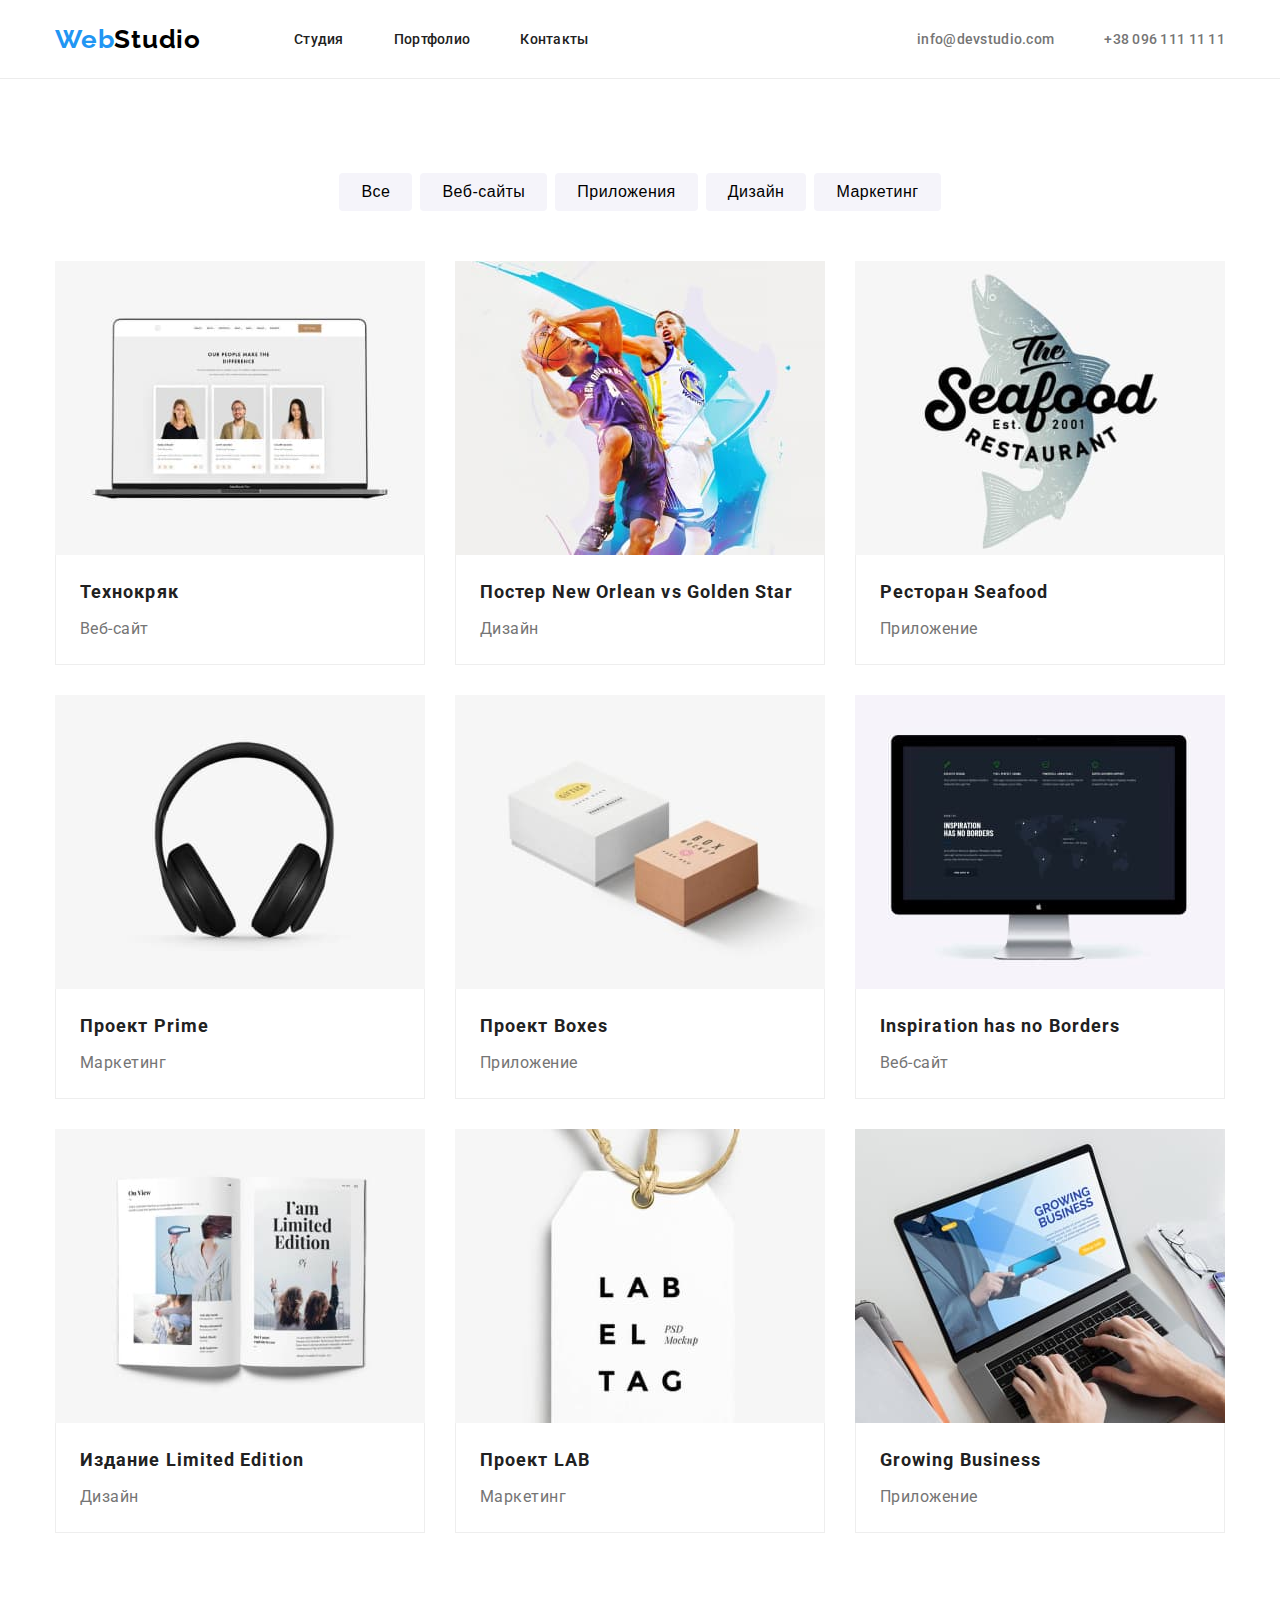
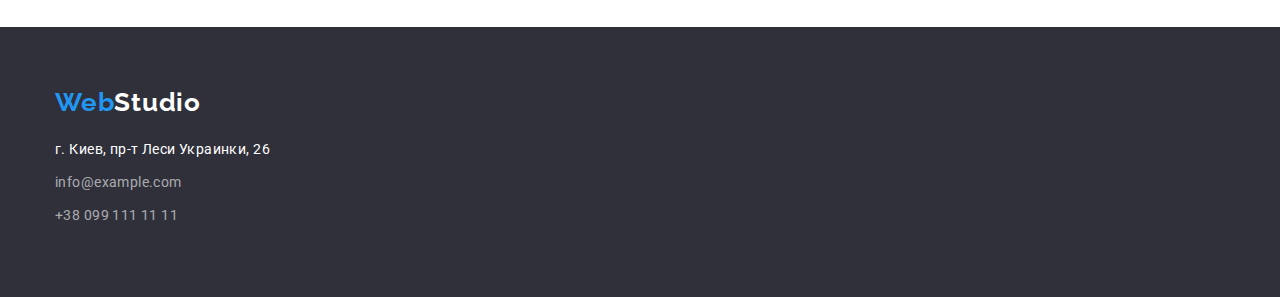
<file: portfolio.html>
<!DOCTYPE html>
<html lang="ru">

<head>
    <meta charset="UTF-8">
    <meta http-equiv="X-UA-Compatible" content="IE=edge">
    <meta name="viewport" content="width=device-width, initial-scale=1.0">
    <title>Our Portfolio</title>
    <link rel="preconnect" href="https://fonts.googleapis.com">
    <link rel="preconnect" href="https://fonts.gstatic.com" crossorigin>
    <link href="https://fonts.googleapis.com/css2?family=Raleway:wght@700&family=Roboto:wght@400;500;700;900&display=swap"
        rel="stylesheet">
    <link rel="stylesheet" href="css/styles.css">
</head>
<body>
    <header class="header">
        <div class="container">
            <nav class="navigation">
                <a href="index.html" lang="en" class="logo">Web<span class="logo-special">Studio</span></a>
                <ul class="links">
                    <li class="links-item"><a href="index.html" class="nav-link">Студия</a></li>
                    <li class="links-item"><a href="portfolio.html" class="nav-link">Портфолио</a></li>
                    <li class="links-item"><a href="#" class="nav-link">Контакты</a></li>
                </ul>
            </nav>
            <ul class="contacts">
                <li class="contacts-item"><a href="mailto:info@devstudio.com" class="contacts-link">info@devstudio.com</a>
                </li>
                <li class="contacts-item"><a href="tel:+380961111111" class="contacts-link">+38 096 111 11 11</a></li>
            </ul>
        </div>
    </header>
    <main>
        <section class="section">
            <h2 class="hidden">Портфолио</h2>
            <div class="container">
                <ul class="filter">
                    <li><button type="button" class="filter-item">Все</button></li>
                    <li><button type="button" class="filter-item">Веб-сайты</button></li>
                    <li><button type="button" class="filter-item">Приложения</button></li>
                    <li><button type="button" class="filter-item">Дизайн</button></li>
                    <li><button type="button" class="filter-item">Маркетинг</button></li>
                </ul>    
            </div>
            <div class="container">
                <ul class="projects">
                    <li class="projects-list">
                        <a href="#" class="project-card">
                            <img src="./img-portfilio/img1.jpg" alt="Превью работы" width="370" class="project-photo">
                            <div class="project-subscribe">
                                <h3 class="project-name">Технокряк</h3>
                                <p class="project-type">Веб-сайт</p>
                                <p class="project-descript">Lorem ipsum dolor sit amet.</p>    
                            </div>
                        </a>
                    </li>
                    <li class="projects-list">
                        <a href="#" class="project-card">
                            <img src="./img-portfilio/img2.jpg" alt="Превью работы" width="370" class="project-photo">
                            <div class="project-subscribe">
                                <h3 class="project-name">Постер New Orlean vs Golden Star</h3>
                                <p class="project-type">Дизайн</p>
                                <p class="project-descript">Lorem ipsum dolor sit amet.</p>
                            </div>
                        </a>
                    </li>
                    <li class="projects-list">
                        <a href="#" class="project-card">
                            <img src="./img-portfilio/img3.jpg" alt="Превью работы" width="370" class="project-photo">
                            <div class="project-subscribe">
                                <h3 class="project-name">Ресторан Seafood</h3>
                                <p class="project-type">Приложение</p>
                                <p class="project-descript">Lorem ipsum dolor sit amet.</p>
                            </div>
                        </a>
                    </li>
                    <li class="projects-list">
                        <a href="#" class="project-card">
                            <img src="./img-portfilio/img4.jpg" alt="Превью работы" width="370" class="project-photo">
                            <div class="project-subscribe">
                                <h3 class="project-name">Проект Prime</h3>
                                <p class="project-type">Маркетинг</p>
                                <p class="project-descript">Lorem ipsum dolor sit amet.</p>
                            </div>
                        </a>
                    </li>
                    <li class="projects-list">
                        <a href="#" class="project-card">
                            <img src="./img-portfilio/img5.jpg" alt="Превью работы" width="370" class="project-photo">
                            <div class="project-subscribe">
                                <h3 class="project-name">Проект Boxes</h3>
                                <p class="project-type">Приложение</p>
                                <p class="project-descript">Lorem ipsum dolor sit amet.</p>
                            </div>
                        </a>
                    </li>
                    <li class="projects-list">
                        <a href="#" class="project-card">
                            <img src="./img-portfilio/img6.jpg" alt="Превью работы" width="370" class="project-photo">
                            <div class="project-subscribe">
                                <h3 class="project-name">Inspiration has no Borders</h3>
                                <p class="project-type">Веб-сайт</p>
                                <p class="project-descript">Lorem ipsum dolor sit amet.</p>
                            </div>
                            
                        </a>
                    </li>
                    <li class="projects-list">
                        <a href="#" class="project-card">
                            <img src="./img-portfilio/img7.jpg" alt="Превью работы" width="370" class="project-photo">
                            <div class="project-subscribe">
                                <h3 class="project-name">Издание Limited Edition</h3>
                                <p class="project-type">Дизайн</p>
                                <p class="project-descript">Lorem ipsum dolor sit amet.</p>
                            </div>
                        </a>
                    </li>
                    <li class="projects-list">
                        <a href="#" class="project-card">
                            <img src="./img-portfilio/img8.jpg" alt="Превью работы" width="370" class="project-photo">
                            <div class="project-subscribe">
                                <h3 class="project-name">Проект LAB</h3>
                                <p class="project-type">Маркетинг</p>
                                <p class="project-descript">Lorem ipsum dolor sit amet.</p>
                            </div>
                        </a>
                    </li>
                    <li class="projects-list">
                        <a href="#" class="project-card">
                            <img src="./img-portfilio/img9.jpg" alt="Превью работы" width="370" class="project-photo">
                            <div class="project-subscribe">
                                <h3 class="project-name">Growing Business</h3>
                                <p class="project-type">Приложение</p>
                                <p class="project-descript">Lorem ipsum dolor sit amet.</p>
                            </div>
                        </a>
                    </li>
                </ul>    
            </div>
        </section>
    </main>
    <footer class="footer">
        <div class="container">
            <a href="index.html" class="logo">Web<span class="logo-white">Studio</span></a>
            <ul class="address">
                <li class="address-item">
                    <address class="street"><a href="#" class="street-link">г. Киев, пр-т Леси Украинки, 26</a></address>
                </li>
                <li class="address-item"><a href="mailto:info@example.com" class="address-link">info@example.com</a></li>
                <li class="address-item"><a href="tel:+380991111111" class="address-link">+38 099 111 11 11</a></li>
            </ul>
        </div>
    </footer>
</body>

</html>
</file>
<file: css/styles.css>
/* reset */
*,
*::after,
*::before {
  padding: 0;
  margin: 0;
  box-sizing: border-box;
}
a {
  text-decoration: none;
}
ul li {
  list-style: none;
}
button {
  cursor: pointer;
  border: none;
}
/* general */
:root {
  --main-color: #212121;
  --second-color: #757575;
  --white-color: #ffffff;
  --accent-color: #2196f3;
}
body {
  font-size: 14px;
  font-weight: 400;
  font-style: normal;
  font-family: "Roboto", sans-serif;
}
.section {
  padding: 94px 0;
}
.container {
  width: 1200px;
  padding: 0 15px;
  margin: 0 auto;
}

/* details */
.header {
  border-bottom: 1px solid #ececec;
}
.header .container {
  display: flex;
  justify-content: space-between;
}
.navigation,
.links,
.contacts {
  display: flex;
}
.logo {
  font-family: "Raleway", sans-serif;
  font-style: normal;
  font-weight: bold;
  font-size: 26px;
  line-height: calc(31 / 26);
  letter-spacing: 0.03em;
  color: #2196f3;
  margin-right: 93px;
}
.logo-special {
  color: #000000;
}
.links-item:not(:last-child) {
  margin-right: 50px;
}
.contacts-item + .contacts-item {
  margin-left: 50px;
}
.nav-link,
.contacts-link {
  padding: 31px 0;
  display: block;
  font-weight: 500;
  line-height: 16px;
  letter-spacing: 0.02em;
  color: var(--main-color);
}
.contacts-link {
  color: var(--second-color);
}
.nav-link:hover,
.contacts-link:hover,
.nav-link:focus,
.contacts-link:focus {
  color: var(--accent-color);
}
.navigation {
  align-items: center;
}
.hero {
  padding: 200px 0px;
  background-color: #2f303a;
  text-align: center;
}
.hero-title {
  font-weight: 900;
  font-size: 44px;
  line-height: 136%;
  letter-spacing: 0.06em;
  text-transform: uppercase;
  color: var(--white-color);
  max-width: 696px;
  margin: 0 auto;
  margin-bottom: 30px;
}
.hero-btn {
  padding: 10px 32px;
  background-color: var(--accent-color);
  box-shadow: 0px 4px 4px rgba(0, 0, 0, 0.15);
  border-radius: 4px;
  font-weight: bold;
  font-size: 16px;
  line-height: 187%;
  display: flex;
  align-items: center;
  letter-spacing: 0.06em;
  color: var(--white-color);
  margin: 0 auto;
}
.hero-btn:focus,
.hero-btn:hover {
  background-color: #188ce8;
}
.hidden {
  width: 1px;
  height: 1px;
  overflow: hidden;
  opacity: 0;
  margin-top: -1px;
}
.pref {
  display: flex;
  margin-right: -30px;
}
.pref-item {
  flex-basis: calc(100% / 4 - 30px);
  margin-right: 30px;
}
.pref-name {
  font-weight: bold;
  font-size: 14px;
  line-height: 16px;
  letter-spacing: 0.03em;
  text-transform: uppercase;
  padding-bottom: 10px;
  color: var(--main-color);
}
.pref-descript {
  line-height: 171%;
  letter-spacing: 0.03em;
  color: var(--second-color);
}
.section-modified {
  padding-bottom: 0;
}
.sect-title {
  font-weight: bold;
  font-size: 36px;
  line-height: 42px;
  text-align: center;
  letter-spacing: 0.03em;
  color: var(--main-color);
  padding-bottom: 50px;
}
.works {
  display: flex;
  margin-right: -30px;
}
.examples {
  flex-basis: calc(100% / 3 - 30px);
  margin-right: 30px;
}
.special-bgc {
  background-color: #f5f4fa;
}
.team {
  display: flex;
  margin-right: -30px;
}
.team-item {
  background-color: #ffffff;
  flex-basis: calc(100% / 4 - 30px);
  margin-right: 30px;
  box-shadow: 0px 1px 3px rgba(0, 0, 0, 0.12), 0px 1px 1px rgba(0, 0, 0, 0.14),
    0px 2px 1px rgba(0, 0, 0, 0.2);
  border-radius: 0px 0px 4px 4px;
}

.team-subscribe {
  text-align: center;
  letter-spacing: 0.03em;
  padding-top: 30px;
  padding-bottom: 30px;
}
.team-name {
  font-weight: 500;
  font-size: 16px;
  line-height: 19px;
  color: var(--main-color);
  padding-bottom: 10px;
}
.team-position {
  font-size: 16px;
  line-height: 19px;
  color: var(--second-color);
}
.footer {
  background-color: #2f303a;
  padding: 60px 0;
}
.logo-white {
  color: var(--white-color);
}
.address {
  padding-top: 20px;
}
.address-item {
  line-height: 171%;
  letter-spacing: 0.03em;
  padding-bottom: 9px;
}
.street {
  font-style: normal;
}
.street-link {
  color: var(--white-color);
}
.address-link {
  color: rgba(255, 255, 255, 0.6);
}
.address-link:focus,
.address-link:hover {
  color: var(--accent-color);
}

/* Portfolio style */
.filter {
  display: flex;
  justify-content: center;
  margin: 0 -8px 34px 0;
  padding-bottom: 16px;
}
.filter-item {
  flex-basis: calc(100% / 5 - 8px);
  margin-right: 8px;
  font-weight: 500;
  font-size: 16px;
  line-height: 162%;
  text-align: center;
  letter-spacing: 0.03em;
  padding: 6px 22px;
  background: #f5f4fa;
  border-radius: 4px;
}
.filter-item:hover,
.filter-item:focus {
  background-color: var(--accent-color);
  color: var(--white-color);
}
.projects {
  display: flex;
  flex-wrap: wrap;
  margin-left: -30px;
  margin-top: -30px;
  padding: 0;

  /* display: grid;
  grid-template-columns: repeat(3, 1fr);
  grid-template-rows: repeat (3, 1fr);
  grid-column-gap: 30px;
  grid-row-gap: 30px; */
}

.projects-list {
  margin-left: 30px;
  margin-top: 30px;
  flex-basis: calc((100% - 90px) / 3);
  /* border: 1px solid #eeeeee; */
  width: 370px;
}
.project-subscribe {
  margin-top: -4px;
  border: 1px solid #eeeeee;
  border-top: none;
  padding: 20px 24px;
}
.project-name {
  font-weight: bold;
  font-size: 18px;
  line-height: 200%;
  letter-spacing: 0.06em;
  color: var(--main-color);
  padding-bottom: 4px;
}
.project-type {
  font-size: 16px;
  line-height: 187%;
  letter-spacing: 0.03em;
  color: var(--second-color);
}
.project-descript {
  display: none;
}
</file>
